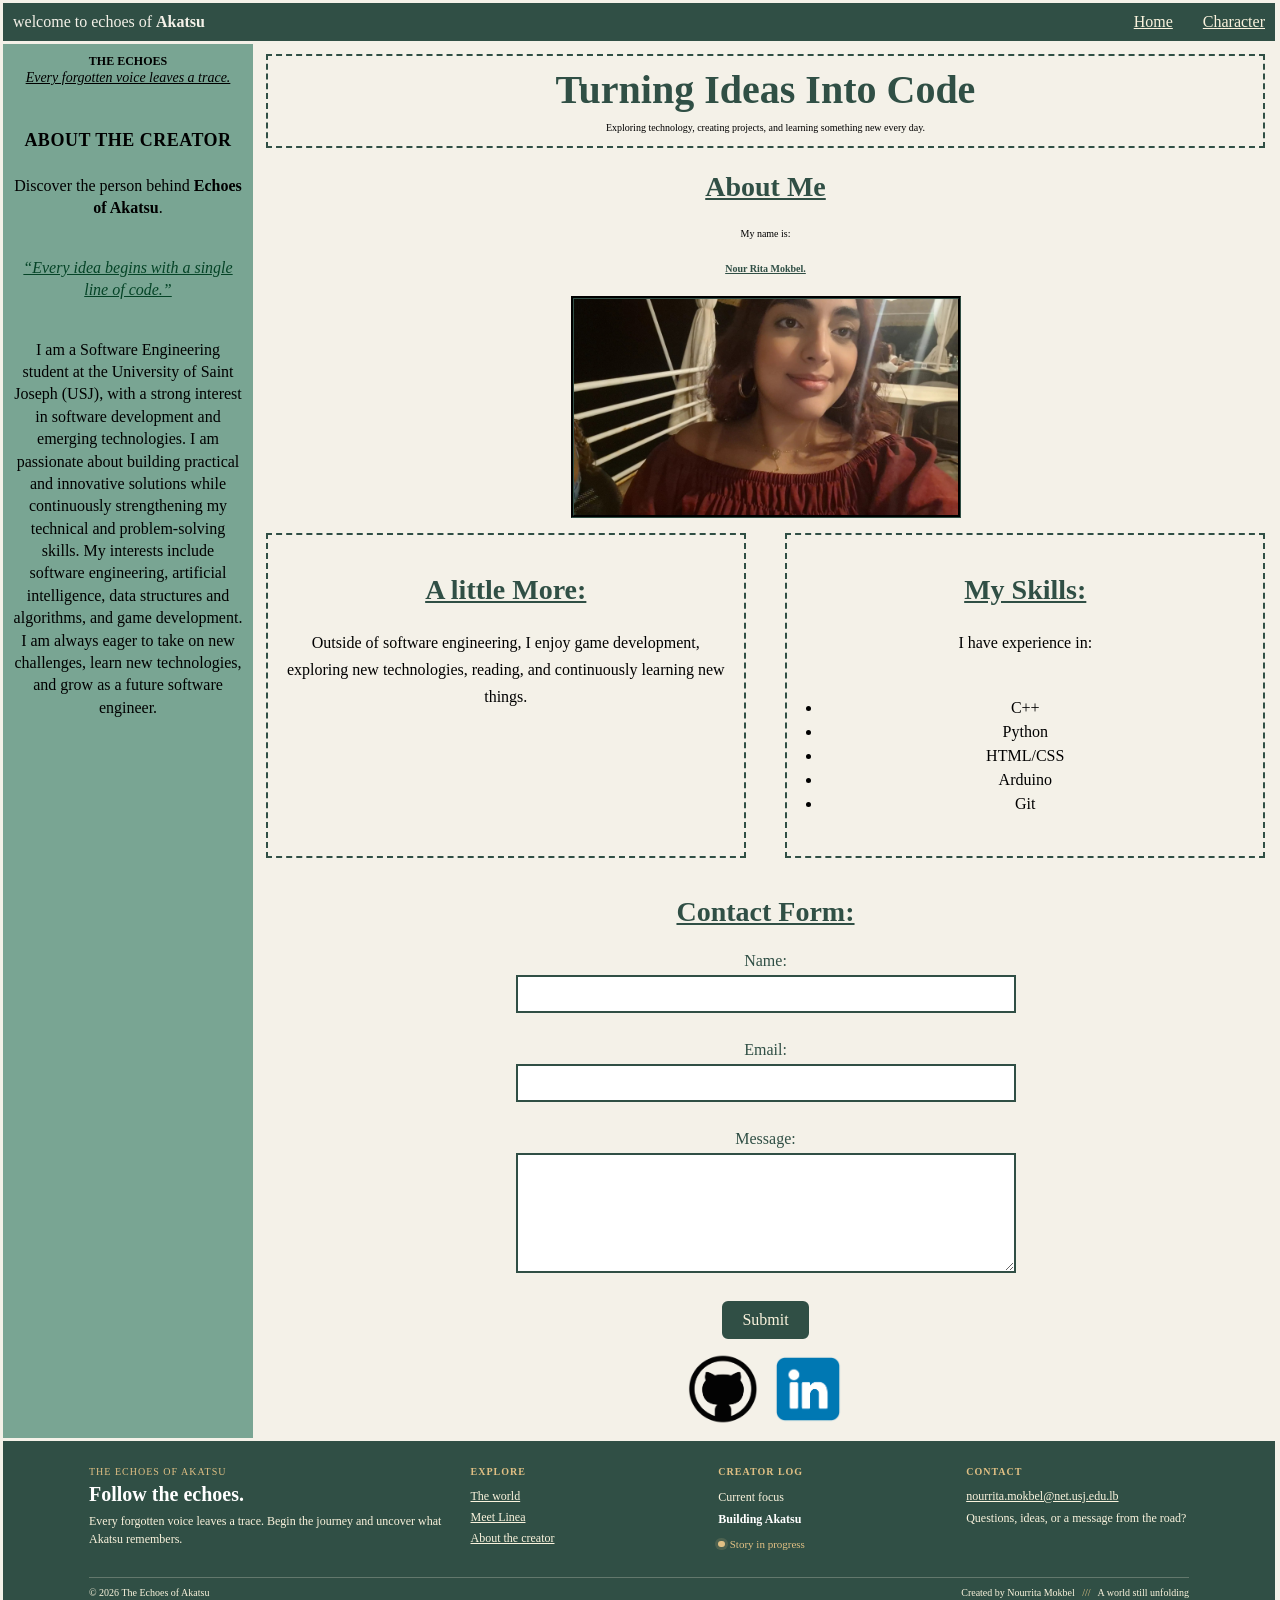
<file: About.html>
<!DOCTYPE html>
<html lang="en">
    <head>
        
        <meta charset="UTF-8">
        <meta name="viewport" content="width=device-width, initial-scale=1.0">  
        <!--  we put this meta so that the web page we create can fit on anydevice with a zoom scale of 100% -->
        <title>About Me</title> 
        <link rel="stylesheet" href="css/styles.css">
        <link rel="icon" type="image/png" href="images/logo.png">
        <!-- putting the rel with the link too add the logo that i want in the navigtor bar to like that have a logo--> 
        
    </head>

<body class="about-page">   

    <div class="grid">

        <!-- creating the header of my html file for the about me page-->
        <header class="header"> 

            <div class="navbar"> 

                <p>
                    welcome to echoes of 
                    <span>Akatsu</span>
                </p>
                <!-- putting here span so that i can change the font and style of akatsu while staying inline-->

                <div class="nav-links"> 

                    <nav> 

                        <a href="index2.html">Home</a> 

                        <a href="character.html">Character</a>

                    </nav>

                </div> 

            </div>

        </header>


        <!-- now creating the side bar  -->
        <aside id="sidebar">

            <div class="sidebar-title">

                <h2>THE ECHOES</h2>

                <p>Every forgotten voice leaves a trace.</p>

            </div>

            <h3>ABOUT THE CREATOR</h3>

            <p>
                Discover the person behind
                <strong>Echoes of Akatsu</strong>.
            </p>

            <p class="sidebar-quote">
                “Every idea begins with a single line of code.”
            </p>
              <p>
                        I am a Software Engineering student at the University 
                        of Saint Joseph (USJ), with a strong interest in software 
                        development and emerging technologies. 
                        
                        I am passionate about building practical and innovative 
                        solutions while continuously strengthening my technical 
                        and problem-solving skills.
                        
                        My interests include software engineering, artificial 
                        intelligence, data structures and algorithms, and game 
                        development. 
                        
                        I am always eager to take on new challenges, learn new 
                        technologies, and grow as a future software engineer.
                    </p>

        </aside>


        <!-- ================= MAIN ================= -->
        <main id="main_info">

            <div class="main">

                <!-- SECTION 1 -->
                <section id="hero">

                    <h1>Turning Ideas Into Code</h1> 

                    <p>
                        Exploring technology, creating projects, 
                        and learning something new every day.
                    </p>

                </section>


                <!-- SECTION 2 -->
                <section id="about_Me">

                    <h2>About Me</h2>
                    <!-- we put h1 for the big titles and h2 for the little one , not the main one -->

                    <p>My name is:</p>

                    <p class="p1">Nour Rita Mokbel.</p>


                    <div>
                        <!-- we use a div to create a container for the image so we can style it with CSS -->              

                        <img 
                            src="images/a5135946da63c1d3c54a70990f81850e_0.jpg" 
                            alt="an image of me :Nour Rita Mokbel" 
                            id="my-photo"
                        >
                        <!-- we use an id so we can style it with CSS -->

                    </div>


                  

                </section>


                <!-- SECTION 3 -->
                <section class="about-boxes">

                    <div class="box">
                        <!-- if we put class container in the h2 and the class box in the p it won't work we have to put div so that the display that will appear is lke what we want -->

                        <h2>A little More:</h2>

                        <p>
                            Outside of software engineering, I enjoy game 
                            development, exploring new technologies, reading, 
                            and continuously learning new things.
                        </p>

                    </div>


                    <div class="box">

                        <h2>My Skills:</h2>

                        <p>I have experience in:</p>

                        <!-- ul is short for unordered list, which creates a list with bullet points; li is used to create each element we want to display in the list, so each li is an item in the list -->

                        <ul>

                            <li>C++</li>

                            <li>Python</li>

                            <li>HTML/CSS</li>

                            <li>Arduino</li>

                            <li>Git</li>

                        </ul>

                    </div>

                </section>


                <!-- SECTION 4 -->
                <section class="contact">

                    <div class="Form">

                        <h2>Contact Form:</h2>

                        <!-- 1- action="..." → indicates where to send the form data. -->
                        <!-- 2- # → represents the current page, without navigating to another URL.--> 
                        <!-- 3- method="post" → indicates how to send the data. -->

                        <form action="#" method="post">

                            <label for="name">Name:</label>

                            <input 
                                type="text" 
                                id="name" 
                                name="name" 
                                required
                            >
                            <!-- we use id for CSS and JavaScript, and name for PHP and the server to retrieve the information entered by the user -->

                            <br>
                            <!-- we use br to go to the next line -->

                            <label for="email">Email:</label>

                            <input 
                                type="email" 
                                id="email" 
                                name="email"  
                                required
                            >

                            <br>

                            <label for="message">Message:</label>

                            <textarea 
                                id="message" 
                                name="message" 
                                required
                            ></textarea>
                            <!-- when do we use input or textarea? we use input for small text fields and textarea for larger input fields like a message -->

                            <br>

                            <button type="submit" id="submit">
                                Submit
                            </button>

                        </form>

                    </div>

                </section>


                <!-- ================= SOCIAL LINKS ================= -->

                <!-- we create links containing the information we want to include -->

                <div class="mylinks">

                    <div class="social-link">

                        <a 
                            href="https://github.com/NourRitaM/lab-NR" 
                            target="_blank"
                        >
                            <!-- we do this so the selected image is not only the GitHub or LinkedIn logo, but also a link that redirects to the site -->

                            <img 
                                src="images/0910dd2adeb4e5debfad67cf24d8e818.png" 
                                alt="My Github Profile" 
                                id="logo_2"
                            >

                        </a>

                    </div>


                    <div class="social-link">

                        <a 
                            href="https://www.linkedin.com/in/nour-rita-mokbel-b422b7349/" 
                            target="_blank"
                        >

                            <img 
                                src="images/eec7163a65d44b91fff464b66e1d2fce.png" 
                                alt="My LinkedIn Profile" 
                                id="logo_3"
                            >

                        </a>

                    </div>

                </div>

            </div>

        </main>


        <!-- ================= FOOTER ================= -->

        <footer class="foot">
            <div class="foot-main">
                <div class="foot-intro">
                    <p class="foot-kicker">THE ECHOES OF AKATSU</p>
                    <h2>Follow the echoes.</h2>
                    <p>Every forgotten voice leaves a trace. Begin the journey and uncover what Akatsu remembers.</p>
                </div>

                <div class="foot-column">
                    <h3>Explore</h3>
                    <a href="index2.html">The world</a>
                    <a href="character.html">Meet Linea</a>
                    <a href="About.html">About the creator</a>
                </div>

                <div class="foot-column">
                    <h3>Creator log</h3>
                    <p>Current focus</p>
                    <strong>Building Akatsu</strong>
                    <p class="foot-status"><span></span> Story in progress</p>
                </div>

                <div class="foot-column foot-contact">
                    <h3>Contact</h3>
                    <a href="mailto:nourrita.mokbel@net.usj.edu.lb">nourrita.mokbel@net.usj.edu.lb</a>
                    <p>Questions, ideas, or a message from the road?</p>
                </div>
            </div>
            <div class="foot-bottom">
                <p>© 2026 The Echoes of Akatsu</p>
                <p>Created by Nourrita Mokbel <span aria-hidden="true">///</span> A world still unfolding</p>
            </div>
        </footer>

    </div>

</body> 

</html>
</file>
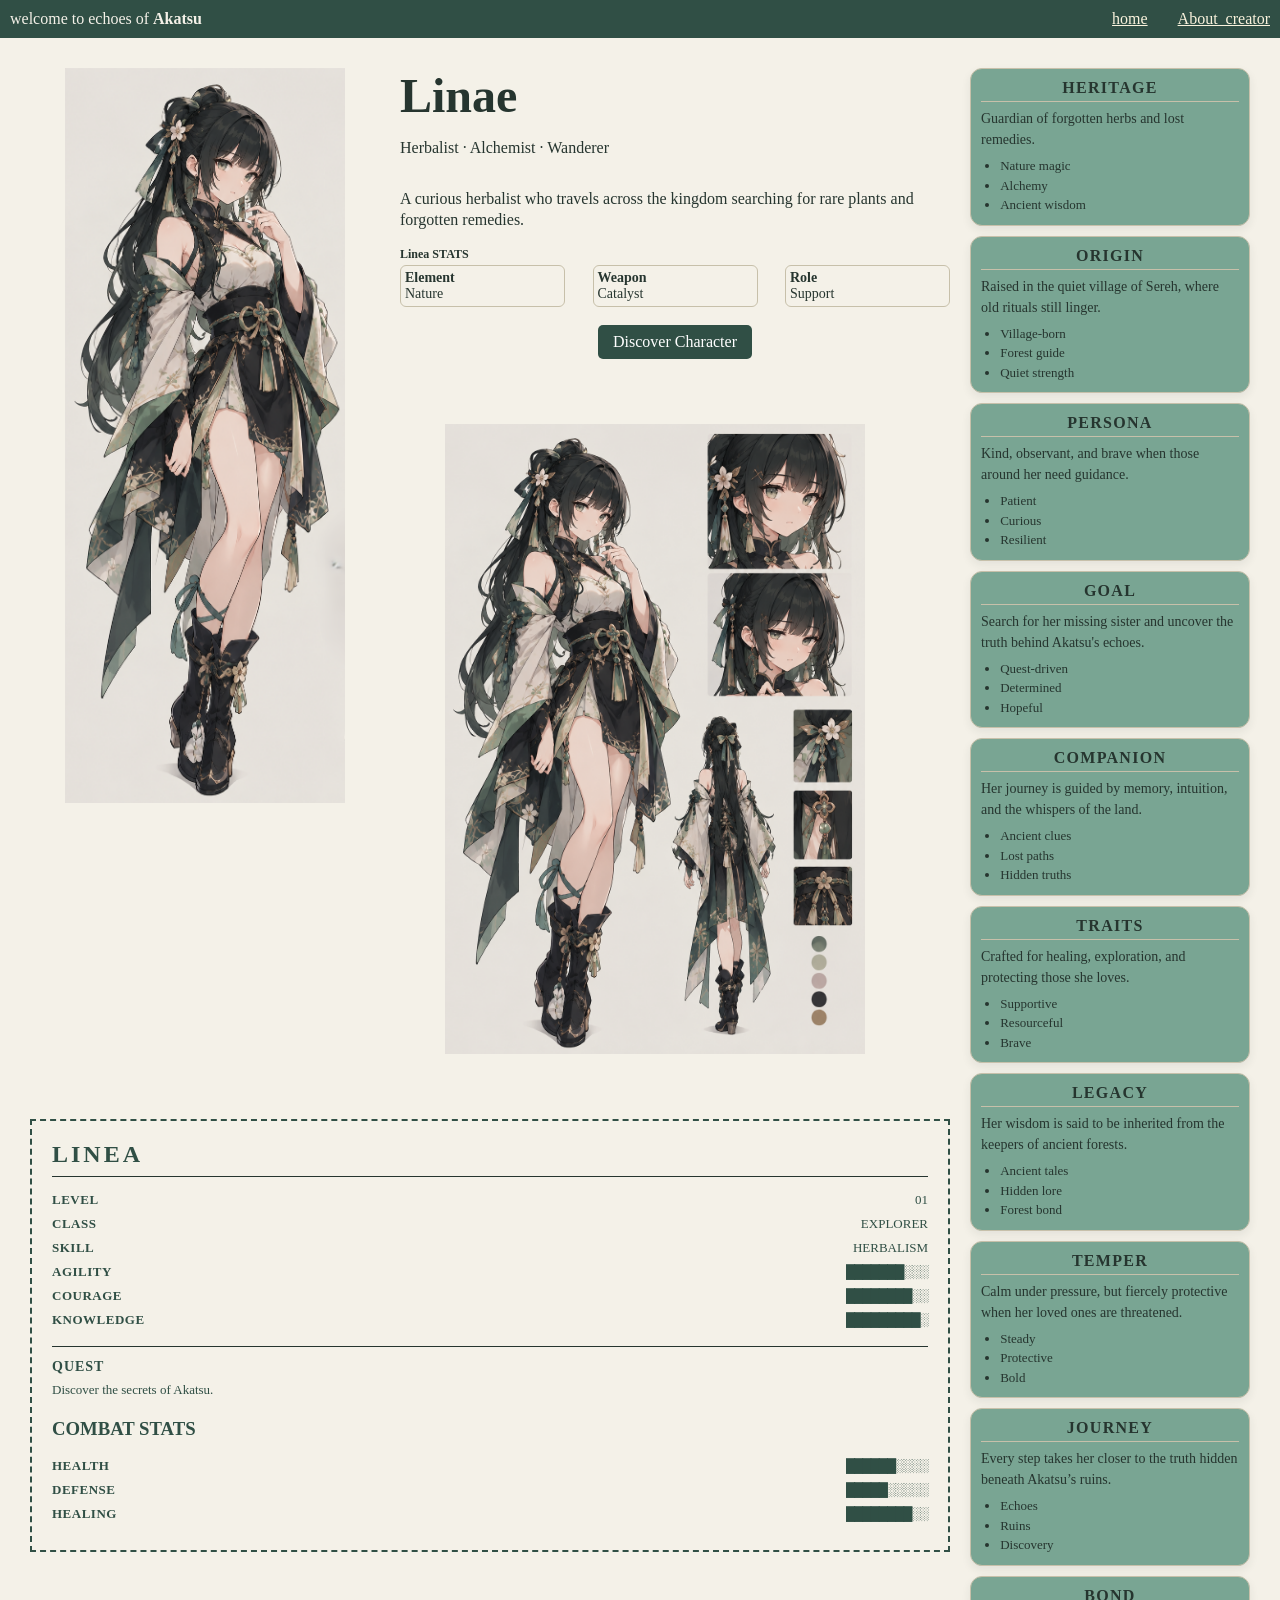
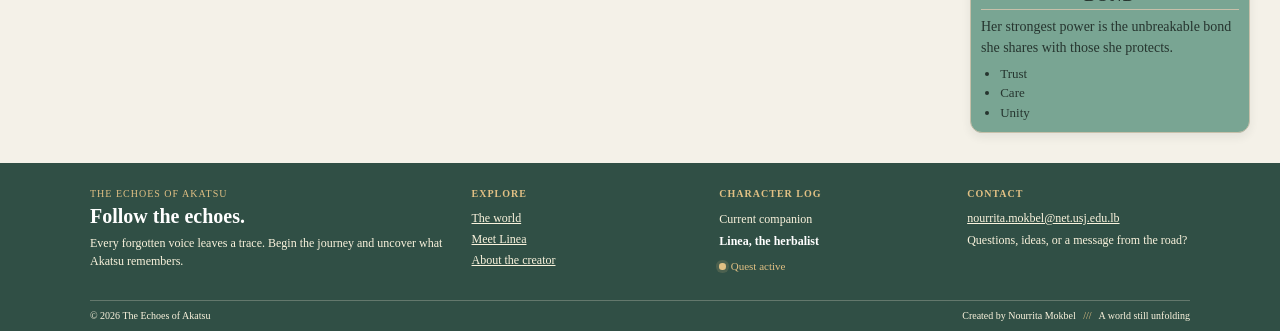
<file: character.html>
<!DOCTYPE html>
<html lang="en">
    <head>
        <meta charset="UTF-8">
        <link rel="stylesheet" href="css/styles.css">
        <meta name="viewport" content="width=device-width, initial-scale=1.0">
        <title>THE ECHOES OF AKATSU</title>
        <link rel="icon" type="image/png" href="images/logo.png">
    </head>

    <body>
        
        <header class="header">
            <div class="navbar"> 
                <p>welcome to echoes of <span>Akatsu</span></p>
                <!-- putting here span so that i can change the font and style of akatsu while staying inline-->
                
                <div class="nav-links"> 
                    <nav> 
                        <a href="index2.html">home</a> 
                        <a href="About.html">About_creator</a> 
                    </nav>
                </div> 
            </div>
        </header>
       
        <section class="character">
            <div class="character-main-content">
                <img src="images/character.png" alt="Fantasy herbalist character" id="character-image">
                <div class="character-info">
                    <h2 class="character-name">Linae</h2>
                    <p class="character-role">
                        Herbalist · Alchemist · Wanderer
                    </p>
                    <p class="character-description">
                        A curious herbalist who travels across the kingdom
                        searching for rare plants and forgotten remedies.
                    </p>
                    <div class="character-stats">
                        <h2>Linea STATS</h2>
                        <div class="stat">
                            <b>Element</b>
                            <span>Nature</span>
                        </div>
                        <div class="stat">
                            <b>Weapon</b>
                            <span>Catalyst</span>
                        </div>

                        <div class="stat">
                            <b>Role</b>
                            <span>Support</span>
                        </div>

                    </div>

                    <br>
                    <!-- to create a force space between the button and the stats-->

                    <a class="character-button" href="#linea-stats">
                        Discover Character
                    </a>

                </div>

                <img src="images/linea_stats.png"
                     alt="Linea character reference sheet"
                     id="linea-stats-image">

                <section class="linea-profile" id="linea-stats">

                    <h2>LINEA</h2>
                    <div class="line"></div>

                    <div class="stats">

                        <p>
                            <span>LEVEL</span> 01
                        </p>

                        <p>
                            <span>CLASS</span> EXPLORER
                        </p>

                        <p>
                            <span>SKILL</span> HERBALISM
                        </p>

                        <p>
                            <span>AGILITY</span>
                            <strong>███████░░░</strong>
                        </p>

                        <p>
                            <span>COURAGE</span>
                            <strong>████████░░</strong>
                        </p>
                        <p>
                            <span>KNOWLEDGE</span>
                            <!-- 9/10 knowledge level -->
                            <!-- <strong> contains the visual stat bar -->
                            <strong>█████████░</strong>
                            <!--
                            The characters █ and ░ are simply Unicode characters:

                            █ = filled → points/level you have
                            ░ = empty → points/level remaining
                            -->
                        </p>
                    </div>

                    <div class="quest">

                        <h3>QUEST</h3>

                        <p>
                            Discover the secrets of Akatsu.
                        </p>

                    </div>

                    <div class="secondary-stats">

                        <h3>COMBAT STATS</h3>
                        <div class="stats">
                            <p>
                                <span>HEALTH</span>
                                <strong>██████░░░░</strong>
                            </p>
                            <p>
                                <span>DEFENSE</span>
                                <strong>█████░░░░░</strong>
                            </p>
                            <p>
                                <span>HEALING</span>
                                <strong>████████░░</strong>
                            </p>
                        </div>
                    </div>

                </section>

            </div>


            <section class="character-side-panel">

                <div class="side-card">

                    <h3>Heritage</h3>
                    <p>
                        Guardian of forgotten herbs and lost remedies.
                    </p>

                    <ul>
                        <li>Nature magic</li>
                        <li>Alchemy</li>
                        <li>Ancient wisdom</li>
                    </ul>

                </div>
                <div class="side-card">

                    <h3>Origin</h3>
                    <p>
                        Raised in the quiet village of Sereh, where old rituals still linger.
                    </p>
                    <ul>
                        <li>Village-born</li>
                        <li>Forest guide</li>
                        <li>Quiet strength</li>
                    </ul>

                </div>
                <div class="side-card">
                    <h3>Persona</h3>
                    <p>
                        Kind, observant, and brave when those around her need guidance.
                    </p>

                    <ul>
                        <li>Patient</li>
                        <li>Curious</li>
                        <li>Resilient</li>
                    </ul>
                </div>
                <div class="side-card">
                    <h3>Goal</h3>
                    <p>
                        Search for her missing sister and uncover the truth behind Akatsu's echoes.
                    </p>
                    <ul>
                        <li>Quest-driven</li>
                        <li>Determined</li>
                        <li>Hopeful</li>
                    </ul>

                </div>


                <div class="side-card">

                    <h3>Companion</h3>

                    <p>
                        Her journey is guided by memory, intuition, and the whispers of the land.
                    </p>

                    <ul>
                        <li>Ancient clues</li>
                        <li>Lost paths</li>
                        <li>Hidden truths</li>
                    </ul>

                </div>


                <div class="side-card">

                    <h3>Traits</h3>

                    <p>
                        Crafted for healing, exploration, and protecting those she loves.
                    </p>
                    <ul>
                        <li>Supportive</li>
                        <li>Resourceful</li>
                        <li>Brave</li>
                    </ul>
                </div>
                <div class="side-card">
                    <h3>Legacy</h3>
                    <p>
                        Her wisdom is said to be inherited from the keepers of ancient forests.
                    </p>

                    <ul>
                        <li>Ancient tales</li>
                        <li>Hidden lore</li>
                        <li>Forest bond</li>
                    </ul>
                </div>
                <div class="side-card">
                    <h3>Temper</h3>
                    <p>
                        Calm under pressure, but fiercely protective when her loved ones are threatened.
                    </p>
                    <ul>
                        <li>Steady</li>
                        <li>Protective</li>
                        <li>Bold</li>
                    </ul>

                </div>


                <div class="side-card">

                    <h3>Journey</h3>

                    <p>
                        Every step takes her closer to the truth hidden beneath Akatsu’s ruins.
                    </p>
                    <ul>
                        <li>Echoes</li>
                        <li>Ruins</li>
                        <li>Discovery</li>
                    </ul>

                </div>
                <div class="side-card">

                    <h3>Bond</h3>

                    <p>
                        Her strongest power is the unbreakable bond she shares with those she protects.
                    </p>

                    <ul>
                        <li>Trust</li>
                        <li>Care</li>
                        <li>Unity</li>
                    </ul>

                </div>
            </section>
        </section>
        <footer class="foot">
            <div class="foot-main">
                <div class="foot-intro">
                    <p class="foot-kicker">THE ECHOES OF AKATSU</p>
                    <h2>Follow the echoes.</h2>
                    <p>Every forgotten voice leaves a trace. Begin the journey and uncover what Akatsu remembers.</p>
                </div>

                <div class="foot-column">
                    <h3>Explore</h3>
                    <a href="index2.html">The world</a>
                    <a href="character.html">Meet Linea</a>
                    <a href="About.html">About the creator</a>
                </div>

                <div class="foot-column">
                    <h3>Character log</h3>
                    <p>Current companion</p>
                    <strong>Linea, the herbalist</strong>
                    <p class="foot-status"><span></span> Quest active</p>
                </div>

                <div class="foot-column foot-contact">
                    <h3>Contact</h3>
                    <a href="mailto:nourrita.mokbel@net.usj.edu.lb">nourrita.mokbel@net.usj.edu.lb</a>
                    <p>Questions, ideas, or a message from the road?</p>
                </div>
            </div>
            <div class="foot-bottom">
                <p>© 2026 The Echoes of Akatsu</p>
                <p>Created by Nourrita Mokbel <span aria-hidden="true">///</span> A world still unfolding</p>
            </div>
        </footer>
    </body>  
</html>
</file>
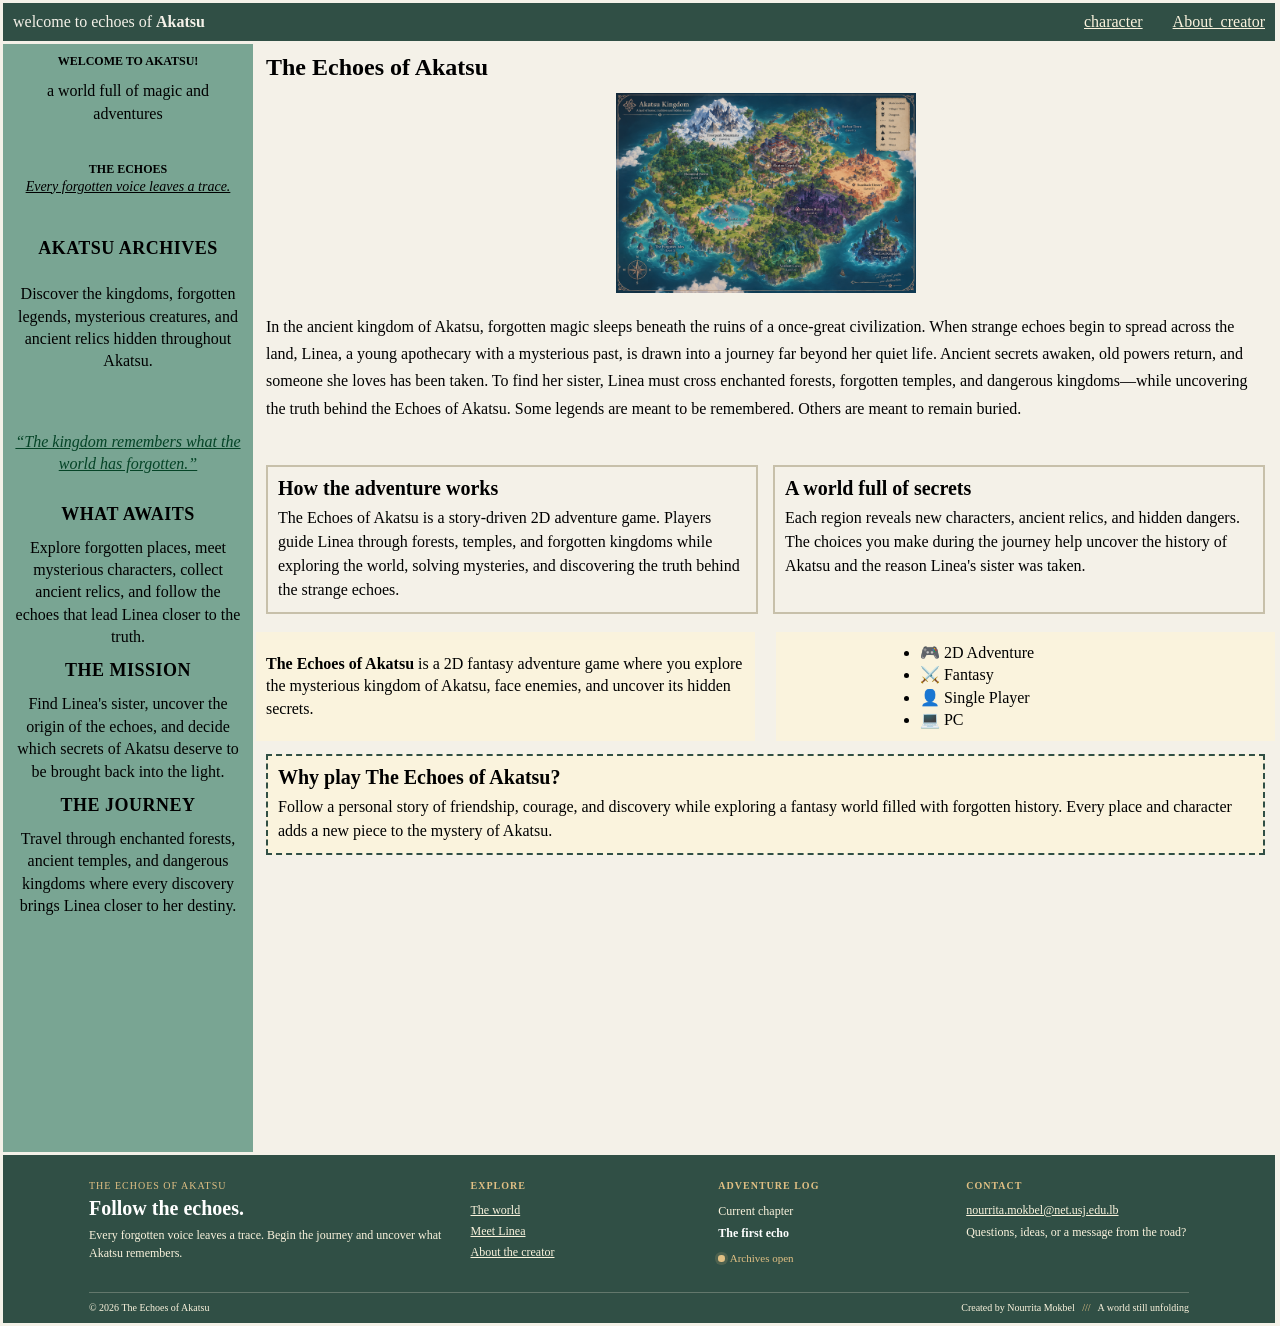
<file: index2.html>
<!DOCTYPE html>
<html lang="en">
    <head>
        <meta charset="UTF-8">
        <link rel="stylesheet" href="css/styles.css">
        <title>THE ECHOES OF AKATSU</title>
        <link rel="icon" type="image/png" href="images/logo.png">
        <meta name="viewport" content="width=device-width, initial-scale=1.0">
    </head>
    <body>
        <div class="grid">
            <header class="header">
                <div class="navbar"> 
                    <p> welcome to echoes of <span> Akatsu</span></p> <!-- putting here span so that i can change the font and style of akatsu while staying inline-->
                    <div class="nav-links"> 
                        <nav> 
                            <a href="character.html">character </a>   <!-- creating multiple html files for each link in the navbar-->
                            <a href="About.html">About_creator</a> 
                        </nav>
                    </div> 
                </div>
            </header>

            <section id="sidebar">   <!-- creation the sidebar section-->
                <h2>WELCOME TO AKATSU!</h2>
                  <p>a world full of magic and adventures</p>

                <div class="sidebar-title">
                    <h2>THE ECHOES</h2>
                    <p>Every forgotten voice leaves a trace.</p>
                </div>

                <h3>AKATSU ARCHIVES</h3>
                <p>
                    Discover the kingdoms, forgotten legends,
                    mysterious creatures, and ancient relics
                    hidden throughout Akatsu.
                </p>
                    <div class="sidebar-quote">
                        <p>
                            “The kingdom remembers what
                            the world has forgotten.”
                        </p>
    
                    </div>

                <div class="sidebar-guide">
                    <h3>WHAT AWAITS</h3>
                    <p>
                        Explore forgotten places, meet mysterious characters,
                        collect ancient relics, and follow the echoes that lead
                        Linea closer to the truth.
                    </p>
                </div>

                <div class="sidebar-guide">
                    <h3>THE MISSION</h3>
                    <p>
                        Find Linea's sister, uncover the origin of the echoes,
                        and decide which secrets of Akatsu deserve to be brought
                        back into the light.
                    </p>
                </div>

                <div class="sidebar-guide">
                    <h3>THE JOURNEY</h3>
                    <p>
                        Travel through enchanted forests, ancient temples, and
                        dangerous kingdoms where every discovery brings Linea
                        closer to her destiny.
                    </p>
                </div>         
            </section>
            
            <!-- creating the main part o my webpage with the info and the world building of the game-->
            <section id="main_info">
                <main class="main"> 
                      
                    <h1>The Echoes of Akatsu</h1>
                     <img src="images/map_fantasy.png" alt="map of the fantasy game" id="map-fantasy">
                    <p> In the ancient kingdom of Akatsu, forgotten magic sleeps beneath the ruins of a once-great civilization.
                        When strange echoes begin to spread across the land, Linea, a young apothecary with a mysterious past, is drawn into a journey far beyond her quiet life. Ancient secrets awaken, old powers return, and someone she loves has been taken.
                        To find her sister, Linea must cross enchanted forests, forgotten temples, and dangerous kingdoms—while uncovering the truth behind the Echoes of Akatsu.
                        Some legends are meant to be remembered. Others are meant to remain buried.
                    </p>
                    
              
                </main>
            </section>

    <section id="game-details" aria-label="Game details">
        <article class="game-detail-box">
            <h2>How the adventure works</h2>
            <p>
                The Echoes of Akatsu is a story-driven 2D adventure game.
                Players guide Linea through forests, temples, and forgotten
                kingdoms while exploring the world, solving mysteries, and
                discovering the truth behind the strange echoes.
            </p>
        </article>

        <article class="game-detail-box">
            <h2>A world full of secrets</h2>
            <p>
                Each region reveals new characters, ancient relics, and hidden
                dangers. The choices you make during the journey help uncover
                the history of Akatsu and the reason Linea's sister was taken.
            </p>
        </article>
    </section>

    <section id="game"> 
        <div class="game-info">
            <p>
                <b>The Echoes of Akatsu</b> is a 2D fantasy adventure
                game where you explore the mysterious kingdom of Akatsu,
                face enemies, and uncover its hidden secrets.
            </p>

        </div>
        <div class="game-info">
       
            <ul>
                <li>🎮 2D Adventure</li>
                <li>⚔️ Fantasy</li>
                <li>👤 Single Player</li>
                <li>💻 PC</li>
            </ul>
            
        </div>
    </section>

    <section id="game-note">
        <article class="game-note-box">
            <h2>Why play The Echoes of Akatsu?</h2>
            <p>
                Follow a personal story of friendship, courage, and discovery
                while exploring a fantasy world filled with forgotten history.
                Every place and character adds a new piece to the mystery of
                Akatsu.
            </p>
        </article>
    </section>

        <footer class="foot">
            <div class="foot-main">
                <div class="foot-intro">
                    <p class="foot-kicker">THE ECHOES OF AKATSU</p>
                    <h2>Follow the echoes.</h2>
                    <p>Every forgotten voice leaves a trace. Begin the journey and uncover what Akatsu remembers.</p>
                </div>

                <div class="foot-column">
                    <h3>Explore</h3>
                    <a href="index2.html">The world</a>
                    <a href="character.html">Meet Linea</a>
                    <a href="About.html">About the creator</a>
                </div>

                <div class="foot-column">
                    <h3>Adventure log</h3>
                    <p>Current chapter</p>
                    <strong>The first echo</strong>
                    <p class="foot-status"><span></span> Archives open</p>
                </div>

                <div class="foot-column foot-contact">
                    <h3>Contact</h3>
                    <a href="mailto:nourrita.mokbel@net.usj.edu.lb">nourrita.mokbel@net.usj.edu.lb</a>
                    <p>Questions, ideas, or a message from the road?</p>
                </div>
            </div>
            <div class="foot-bottom">
                <p>© 2026 The Echoes of Akatsu</p>
                <p>Created by Nourrita Mokbel <span aria-hidden="true">///</span> A world still unfolding</p>
            </div>
        </footer>
        </div>
    </body>

</html>
</file>
<file: css/styles.css>
/* creating the variable */
:root {   /* creating variable for latter use instead of writing each time the color or the font we use variable to set them */ 
    --nav-color: #304f45; /* we use the backgound of the head in 3 other html file so creating a varable is better to not loose / forget the color */     
    --hover-color: #faf3dd;    
    --body-color: #f4f1e8;   
    --text-color: #26352f;   
    --link-hover-color: #e1c084;   
    --sidebar-color: #79a593; 
    --quote-color: rgb(5, 68, 39); 
    --border-color: #c7c0aa; 
    --white-color: #ffffff; 
    --space-1: 0.1875rem; 
    --space-2: 0.25rem; 
    --space-3: 0.3125rem; 
    --space-4: 0.375rem; 
    --space-5: 0.4375rem; 
    --space-6: 0.5rem; 
    --space-7: 0.625rem; 
    --space-8: 0.75rem; 
    --space-9: 0.9375rem; 
    --space-10: 1.125rem; 
    --space-11: 1.25rem; 
    --space-12: 1.5625rem; 
    --space-13: 1.875rem; 
    --space-14: 2.5rem; 
    --space-15: 2.8125rem; 
}    
 
/* make the body the same for all the page*/
body {    
    /* == spacing scale: the spacing variables are inherited by the whole page == */ 
  
    font-family: "Georgia",serif; 
    background-color: var(--body-color); /* so that the whole background stay the same color , wo don't have change in the color background */    
    margin: 0;   
    width: 100%;   
    min-height: 100vh;  /* if we didn't put this the footer wouldn't really been at the bottom of the age*/ 
    display: flex; 
    flex-direction: column; 
    overflow-x: hidden;    /*for more safety because in the assingnement it's probidden to do horizontale scrollin  so to be more careful of this point */   
}    
    
 
.header {    
    grid-area: header;   
    background-color: var(--nav-color);    
    color: var(--body-color);    
    padding: var(--space-6);    
    min-width: 0;  /* It prevents long text or images to be wider than the the grid created in the screen */   
    box-sizing: border-box;  
}    

 
/* creating the nav bar of the webpage */      
.navbar {    
    display: flex;    
    flex-direction: row;    
    gap: var(--space-3);    
    justify-content: space-between;   
    align-items: center;   
    min-width: 0;   
    width: 100%;   
}    
    
.navbar p {  
    margin: 0;  
    min-width: 0;  
    overflow-wrap: break-word;  
    font-size: 0.75rem;  
}  
  
.navbar span {    
    font-family: "Georgia", serif;    
    font-weight: 800; /* to make the word Akatsu bold */    
    font-size: 0.8125rem;   
}    
    
.nav-links {  
    min-width: 0;  
}  
  
.nav-links nav {    
    display: flex;    
    flex-direction: row;    
    gap: var(--space-4);  /* to put a space between character and about the creator */    
    justify-content: center;    
    align-items: center;   
    flex-wrap: wrap;   
}    
 
/* add this part so if i put the curser on the link it change the color and if i've already visited the link it doesn't change to a default color */   
.navbar a,.navbar a:visited {    
    color: var(--hover-color);    
    font-size: 0.875rem;   
    transition: color 180ms ease;   /* to make the transition before clicking on the link/ when the curser is on the link smoother */ 
    overflow-wrap: break-word;   
}   
   
.navbar .nav-links a:hover {   
    color: var(--link-hover-color);   
}    
    
    
/* creating the sidebar with the map and intro to the game */    
    
#sidebar {    
    display: flex;    
    flex-direction: column;    
    gap: var(--space-3);    
    padding: var(--space-5);    
    grid-area: sidebar;    
    background-color: var(--sidebar-color);    
    min-width: 0;   
    width: 100%;   
    box-sizing: border-box;   
}    
   
#sidebar > p {   
    font-family: "Georgia", serif;   
    font-size: 0.875rem;   
    line-height: 1.4;   
    text-align: center;   
    margin: 0 0 var(--space-8);   
    overflow-wrap: break-word;   
}   
   
#sidebar h2 {    
    font-family: "Georgia", serif;    
    font-size: 0.625rem;    
    line-height: 1.2;    
    overflow-wrap: break-word;   
    text-align: center;   
    margin: 0;   
}    
    
.sidebar-title {      
    text-align: center;   
    margin-bottom: var(--space-8);   
}   
   
.sidebar-title h2 {   
    margin: 0 0 var(--space-2);   
    font-size: 0.8125rem;   
}   
   
.sidebar-title p {   
    margin: 0;   
    font-size: 0.75rem;   
    font-style: italic;   
    line-height: 1.4;   
    text-decoration-line: underline;   
    overflow-wrap: break-word;   
}   
   
#sidebar h3 {   
    margin: 0 0 var(--space-3);   
    font-size: 0.6875rem;   
    letter-spacing: 0.5px;   
    text-transform: uppercase;   
    text-align: center;   
    overflow-wrap: break-word;   
}   
   
.sidebar-quote {   
    color: var(--quote-color);   
    font-style: italic;   
    text-align: center;   
    line-height: 1.4;   
    text-decoration-line: underline;   
    margin-top: var(--space-3);   
    overflow-wrap: break-word;   
}   
 
.sidebar-guide p { 
    margin: 0; 
    font-size: 0.875rem; 
    line-height: 1.4; 
    text-align: center; 
    overflow-wrap: break-word; 
} 
   
/* creating the main design of the webpage of index2 */    
   
#main_info {   
    grid-area: main;   
    min-width: 0;   
    width: 100%;   
    box-sizing: border-box;   
}   
   
.main {   
    background: var(--body-color);   
    padding: var(--space-6);   
    min-width: 0;   
    width: 100%;   
    box-sizing: border-box;   
}   
   
.main h1 {   
    margin-top: 0;   
    margin-bottom: var(--space-6);   
    font-size: 1.125rem;   
    overflow-wrap: break-word;   
}   
   
.main p {   
    line-height: 1.5;   
    font-size: 1rem;   
    margin: 0 0 var(--space-7);   /* left 0, right 0 and top,bottom the size desire */ 
    overflow-wrap: break-word;   
}   
   
/* for the image of the index2.html page */
#map-fantasy {    
    width: 70%;    
    max-width: 300px;  /* so that the map stay the same size no matter what */    
    height: auto;    
    display: block;    
    margin: 0 auto var(--space-7);  
}    
/* for the boxes element in index2 */ 
#game {   
    display: flex;   
    flex-direction: row;   
    grid-area: game-info;   
    align-self: start; 
    margin-top: var(--space-3); 
    min-width: 0;   
    width: 100%;   
    justify-content: space-between;  
}   
 
#game-details { 
    display: grid; 
    grid-template-columns: 1fr; 
    gap: var(--space-6); 
    grid-area: game-details; 
    min-width: 0; 
    width: 100%; 
    padding: var(--space-6); 
    box-sizing: border-box; 
} 
 
.game-detail-box { 
    min-width: 0; 
    padding: var(--space-6); 
    background-color: var(--body-color); 
    border: 2px solid var(--border-color); 
    box-sizing: border-box; 
} 
 
.game-detail-box h2 { 
    margin: 0 0 var(--space-4); 
    font-size: 1rem; 
    overflow-wrap: break-word; 
} 
 
.game-detail-box p { 
    margin: 0; 
    font-size: 0.875rem; 
    line-height: 1.5; 
    overflow-wrap: break-word; 
} 
   
.game-info {   
    display: flex;   
    justify-content: center;   
    align-items: center;   
    flex-direction: column;   
    gap: var(--space-3);   
    width: 49%;  /* because the background of the web page won't be the full size so we ajust this so that it take the whole space no matter what type of device we use */   
    /* 0i created 2 box with the same backgound and type so it merge together and we can't telle them apart but if i put the border around them it will show the 2 box seperately */   
    box-sizing: border-box;   
    padding: var(--space-5);   
    background-color: var(--hover-color);   
    min-width: 0;   
}   
   
.game-info p {   
    margin: 0;   
    line-height: 1.4;   
    font-size: 0.875rem;  
    overflow-wrap: break-word;   
}   
   
.game-info ul {   
    margin: 0;   
    padding-left: 0.9rem;   
    line-height: 1.4;   
    width: 100%;   
    box-sizing: border-box;  
    font-size: 0.875rem;  
}   
 
#game-note { 
    grid-area: game-note; 
    align-self: start; 
    min-width: 0; 
    width: 100%; 
    padding: var(--space-6); 
    box-sizing: border-box; 
} 
 
.game-note-box { 
    width: 100%; 
    padding: var(--space-6); 
    background-color: var(--hover-color); 
    border: 2px dashed var(--nav-color); 
    box-sizing: border-box; 
} 
 
.game-note-box h2 { 
    margin: 0 0 var(--space-4); 
    font-size: 1rem; 
    overflow-wrap: break-word; 
} 
 
.game-note-box p { 
    margin: 0; 
    font-size: 0.875rem; 
    line-height: 1.5; 
    overflow-wrap: break-word; 
} 
  
/* design for thee footer to be a true game webpage footer */
.foot {
    grid-area: foot;
    background-color: var(--nav-color);
    color: var(--hover-color);
    padding: var(--space-12) var(--space-7) var(--space-6);
    min-width: 0;
}

.foot-main {
    display: grid;
    grid-template-columns: 1fr;
    gap: var(--space-12);
    max-width: 1100px;
    margin: 0 auto;
}

.foot-intro,
.foot-column {
    min-width: 0;
}

.foot-kicker,
.foot-column h3 {
    margin: 0 0 var(--space-4);
    color: var(--link-hover-color);
    font-size: 0.625rem;
    letter-spacing: 1px;
    text-transform: uppercase;
}

.foot-intro h2 {
    margin: 0 0 var(--space-4);
    color: var(--white-color);
    font-size: 1.25rem;
    overflow-wrap: break-word;
}

.foot-intro > p:last-child,
.foot-column p {
    margin: 0;
    color: var(--hover-color);
    font-size: 0.75rem;
    line-height: 1.5;
    overflow-wrap: break-word;
}

.foot-column {
    display: flex;
    flex-direction: column;
    align-items: flex-start;
    gap: var(--space-3);
}

.foot-column a {
    color: var(--hover-color);
    font-size: 0.75rem;
    line-height: 1.35;
    overflow-wrap: anywhere;
    transition: color 180ms ease;
}

.foot-column a:hover {
    color: var(--link-hover-color);
}

.foot-column strong {
    color: var(--white-color);
    font-size: 0.75rem;
    line-height: 1.35;
    overflow-wrap: break-word;
}

.foot-status {
    display: flex;
    align-items: center;
    gap: var(--space-3);
    margin-top: var(--space-2) !important;
    color: var(--link-hover-color) !important;
    font-size: 0.6875rem !important;
}

.foot-status span {
    width: 0.4rem;
    height: 0.4rem;
    border-radius: 50%;
    background-color: var(--link-hover-color);
    box-shadow: 0 0 0 3px rgba(225, 192, 132, 0.16);
}

.foot-bottom {
    display: flex;
    flex-direction: column;
    justify-content: space-between;
    gap: var(--space-6);
    max-width: 1100px;
    margin: var(--space-12) auto 0;
    padding-top: var(--space-6);
    border-top: 1px solid rgba(250, 243, 221, 0.25);
}

.foot-bottom p {
    margin: 0;
    color: var(--hover-color);
    font-size: 0.625rem;
    line-height: 1.4;
    overflow-wrap: break-word;
}

.foot-bottom span {
    margin: 0 var(--space-3);
    color: var(--link-hover-color);
}
    
/* since we decide to do the webpage mobile first so in order to fit everything on a smaller screen we put grid and use template-area to make everything look better as a grid of 1 column and multilple row for a mobile or 2 column and multiple row for a larger screen */ 
.grid { 
    display: grid; 
    grid-template-columns: 100%; 
    grid-template-rows: auto auto auto auto auto 1fr auto; 
    grid-template-areas: 
        "header" 
        "sidebar" 
        "main" 
        "game-details" 
        "game-info" 
        "game-note" 
        "foot"; 
    gap: var(--space-1); 
    padding: var(--space-1); 
    width: 100%; 
    flex: 1; /* can grow to fill available space. flex grow =1 , flex shrink =1 flex basis 0% */ 
    min-width: 0; 
    box-sizing: border-box; 
}  
 
body > .grid { 
    min-height: 100vh; 
} 
 
.about-page .grid { 
    grid-template-rows: auto auto 1fr auto; 
    grid-template-areas: 
        "header" 
        "sidebar" 
        "main" 
        "foot"; 
} 
   
/* ================= CHARACTER PAGE ================= */   
   
/* Main character section: on mobile, the content is displayed in one column */ 
.character { 
    display: grid; 
    grid-template-columns: 1fr; 
    grid-template-areas: 
        "main"
        "side"; 
    gap: var(--space-7); 
    padding: var(--space-6); 
    background-color: var(--body-color); 
    color: var(--text-color); 
    min-width: 0; 
    width: 100%; 
    box-sizing: border-box; 
    flex: 1; 
}  

/* This contains the main character information and keeps the image, information, stats and profile organized with Grid */
.character-main-content {
    grid-area: main;
    display: grid;
    grid-template-columns: 1fr;
    grid-template-areas:
        "character-info"
        "main-image"
        "linea-stats"
        "linea-profile";
    gap: var(--space-7);
    min-width: 0;
}
 
/* Left image — Character */    
    
.character-main {    
    display: flex;    
    flex-direction: column;    
    justify-content: center;    
    align-items: center;    
    min-width: 0;   
}    
    
#character-image {    
    width: 80%;    
    max-width: 350px;    
    height: auto;   
    display: block;   
    margin: 0 auto;   
    grid-area: main-image;   
}   
   
#linea-stats-image {   
    display: block;   
    width: 80%;   
    max-width: 420px;   
    height: auto;   
    margin: var(--space-3) auto;   
    justify-self: center;   
    grid-area: linea-stats;   
}   
   
/* Old sidebar styling kept for the original character layout */ 
.character-sidebar {    
    display: flex;    
    flex-direction: column;    
    justify-content: center;    
    gap: var(--space-7);    
    padding: var(--space-7);    
    min-width: 0;   
}    
   
/* Character text information: name, description, stats and button */ 
.character-info {   
    display: flex;   
    flex-direction: column;   
    align-items: flex-start;   
    justify-content: center;  
    min-width: 0;   
    width: 100%;   
    grid-area: character-info;   
}   
    
/* design for the name and the role of the character beside the image */    
    
.character-name {    
    font-size: 1.125rem;    
    margin: 0;    
    overflow-wrap: break-word;   
}    
    
.character-role {    
    font-size: 0.5625rem;    
    overflow-wrap: break-word;   
}    
    
/* Description of the character how do in want the description to look like*/    
    
.character-description {    
    font-size: 0.875rem;    
    line-height: 1.3;    
    overflow-wrap: break-word;   
}    
    
/* box for the styling of the statistique of my character*/    
    
.character-stats {    
    display: flex;    
    flex-direction: column;    
    gap: var(--space-1);    
    width: 100%;   
    grid-area: character-stats;   
}    
    
.character-stats h2 {  
    font-size: 0.75rem;  
    margin: 0 0 var(--space-1);  
}  
  
.stat {    
    display: flex;    
    flex-direction: column;    
    padding: var(--space-2);    
    border: 1px solid var(--border-color);    
    border-radius: 6px;    
    font-size: 0.5rem;    
    min-width: 0;   
    width: 100%;   
    box-sizing: border-box;  
}   
   
.linea-profile {   
    grid-column: 1 / -1;  /* Because .character has two columns the -1 let the width take the 2 column and take in this case the full width of the screen not half*/   
    width: 100%;   
    max-width: 100%;   
    padding: var(--space-6);   
    box-sizing: border-box; /* the total width stays exactly 100%, including padding and border without border box we could have a horizontal ooverflow*/   
    background-color: var(--body-color);   
    border: 2px dashed var(--nav-color);   
    color: var(--nav-color);   
    font-family: "Georgia", serif;   
    min-width: 0;   
    grid-area: linea-profile;   
}   
/* for the styling of the statistique of linea / my character */
   
.linea-profile h2 {   
    margin: 0;   
    font-size: 0.8125rem;   
    letter-spacing: 1px;   
    overflow-wrap: break-word;   
}   
   
.line {   
    width: 100%;   
    height: 1px;   
    margin: var(--space-3) 0 var(--space-5);   
    background-color: var(--text-color);   
}   
   
.stats p {   
    display: flex;   
    justify-content: space-between;   
    align-items: center;   
    gap: var(--space-2);   
    margin: var(--space-2) 0;   
    font-size: 0.5625rem;   
    min-width: 0;   
}   
   
.stats span {    /* span is used for inline styling*/ 
    font-weight: bold;   
    letter-spacing: 0.5px;  
    min-width: 0;  
}   
   
.stats strong {     
    font-weight: normal;   
    letter-spacing: -1px;   
    font-size: 0.4375rem;  
    white-space: nowrap;   
    min-width: 0; 
}   
   
.quest {   
    margin-top: var(--space-6);   
    padding-top: var(--space-4);   
    border-top: 1px solid var(--text-color);   
}   
   
.quest h3 {   
    margin: 0 0 var(--space-1);   
    font-size: 0.6875rem;   
    letter-spacing: 1px;   
}   
   
.quest p {   
    margin: 0;   
    font-size: 0.8125rem;   
    line-height: 1.4;   
    overflow-wrap: break-word;   
}    
   
/* Button */    
    
.character-button {    
    display: block;   
    align-self: center; 
    padding: var(--space-4) var(--space-8);    
    border: none;    
    border-radius: 0.3125rem;    
    background-color: var(--nav-color);    
    color: var(--white-color);    
    font-size: 0.625rem;    
    font-family: "Georgia", serif;   
    text-decoration: none;
    cursor: pointer;   
}


/* Character side cards: this panel is placed on the right side on desktop and below the main content on mobile */
.character-side-panel {
    grid-area: side;
    display: flex;
    flex-direction: column;
    gap: var(--space-6);
    min-width: 0;
    width: 100%;
}

/* Each card contains additional info about the character , styling those card to look more aesthetic*/
.side-card {
    background-color: var(--sidebar-color);
    padding: var(--space-6);
    border: 1px solid var(--border-color);
    border-radius: 0.75rem;
    box-sizing: border-box;
    min-width: 0;
    box-shadow: 0 4px 10px rgba(38, 53, 47, 0.08);
    transition: transform 0.2s ease, box-shadow 0.2s ease;
}

/* create small movement when the curser is on top of the boxes to look more interactive*/
.side-card:hover {
    transform: translateY(-2px);
    box-shadow: 0 6px 14px rgba(38, 53, 47, 0.12);
}

/* Styling the title of each character information card */
.side-card h3 {
    margin: 0 0 var(--space-3);
    padding-bottom: var(--space-2);
    font-size: 0.95rem;
    text-align: center;
    text-transform: uppercase;
    letter-spacing: 0.08em;
    color: var(--text-color);
    border-bottom: 1px solid var(--border-color);
    overflow-wrap: break-word;
}

/* Keep the paragraph readable and preventing long text from overflowing */
.side-card p {
    margin: 0 0 var(--space-4);
    font-size: 0.875rem;
    line-height: 1.5;
    overflow-wrap: break-word;
}

/* The list gives extra details about the character  */
.side-card ul {
    margin: 0;
    padding-left: 1.2rem;
    font-size: 0.8125rem;
    line-height: 1.5;
}
/* ================= ABOUT ME PAGE ================= */   
   
/* styling the hero section */   
   
#hero {   
    border: 2px dashed var(--nav-color);   
    padding: var(--space-7);   
    margin-bottom: var(--space-9);   
    box-sizing: border-box;   
    text-align: center;   
    min-width: 0;   
}   
   
#hero h1 {   
    color: var(--nav-color);   
    font-family: "Georgia", serif;   
    font-size: 1.25rem;   
    margin: 0 0 var(--space-4);   
    overflow-wrap: break-word;   
}   
   
#hero p {   
    margin: 0;   
    font-size: 0.625rem;  
    overflow-wrap: break-word;   
}   
   
/* styling the About Me section */   
   
#about_Me {   
    text-align: center;   
    min-width: 0;   
}   
   
#about_Me h2, .about-boxes h2, .contact h2 {   
    font-family: "Georgia", serif;   
    color: var(--nav-color);   
    text-decoration: underline;   
    font-size: 1rem;   
    overflow-wrap: break-word;   
}   
   
#about_Me p {   
    line-height: 1.5;   
    font-size: 0.625rem;  
    overflow-wrap: break-word;   
}   
   
/* styling my name */   
   
#about_Me .p1 {   
    font-family: "Georgia", serif;   
    font-weight: 800;   
    text-decoration: underline;   
    color: var(--nav-color);   
}   
   
/* styling my photo */   
   
#my-photo {   
    width: 70%;   
    max-width: 390px;   
    height: auto;   
    border: 3px groove var(--nav-color);   
    display: block;   
    margin: var(--space-7) auto;   
    box-sizing: border-box;   
}   
   
/* creating the two info boxes */   
   
.about-boxes {   
    display: grid;   
    grid-template-columns: 100%;   
    gap: var(--space-7);   
    margin-top: var(--space-9);   
    min-width: 0;   
}   
   
/* styling each box */   
   
.box {   
    min-width: 0;   
    max-width: 100%;   
    width: 100%;   
    padding: var(--space-6);   
    border: 2px dashed var(--nav-color);   
    box-sizing: border-box;   
    text-align: center;   
}   
   
.box p {   
    line-height: 1.5;   
    font-size: 1rem;  
    overflow-wrap: break-word;   
}   
   
.box ul {   
    width: 100%;   
    max-width: 100%;   
    margin: var(--space-3) auto;   
    padding: 1.25rem;   
    text-align: center;  /* to put the element in the box in the center !!! doesn't align the box but the element inside the box */    
    line-height: 1.5;   
    font-size: 1rem;  
    box-sizing: border-box;  
}   
   
/* creating the contact section */   
   
.contact {   
    display: flex;   
    justify-content: center;   
    width: 100%;   
    margin-top: var(--space-9);   
    min-width: 0;   
}   
   
.Form {   
    width: 100%;   
    max-width: 600px;   
    text-align: center;   
    min-width: 0;   
}   
   
.Form form {   
    display: flex;   
    flex-direction: column;   
    align-items: center;   
    gap: var(--space-3);   
}   
   
.Form label {   
    font-family: "Georgia", serif;   
    color: var(--nav-color);   
    font-size: 0.625rem;  
}   
   
#name, #email,#message {   
    width: 100%;   
    max-width: 500px;   
    box-sizing: border-box;   
    padding: var(--space-4);   
    font-family: "Arial", sans-serif;   
    font-size: 0.75rem;   
    border: 2px solid var(--nav-color);   
    background-color: var(--white-color);   
}   
   
#message {   /* since we want to write a message so it will logicaly be bigger than an email or a name so we add those to commad to make the message box bigger , better for the aesthetic */   
    min-height: 80px;   
    resize: vertical;   
}   
   
#submit {   
    border: 2px solid var(--nav-color);   
    border-radius: 6px;   
    padding: var(--space-4) var(--space-8);   
    font-size: 0.75rem;   
    font-family: "Georgia", serif;   
    background-color: var(--nav-color);   
    color: var(--hover-color);   
    cursor: pointer;   
}   
   
#submit:hover {   
    background-color: var(--sidebar-color);   
}   
   
/* styling the social links */   
   
.mylinks {   
    display: flex;   
    justify-content: center;   
    gap: var(--space-9);   
    margin-top: var(--space-9);   
    flex-wrap: wrap;   
}   
   
.social-link {   
    display: flex;   
    justify-content: center;   
    align-items: center;   
}   
   
#logo_1,#logo_2,#logo_3 {   
    width: 45px;   
    height: 45px;   
    object-fit: contain;   
}   
   
.foot {   
    grid-area: foot;   
}   
   
/* == MEDIA QUERY : DESKTOP / LARGE SCREENS == */   
   
@media (min-width: 768px) {  /* because we decide to do mobile first so we have now to ajust for the desktop/ laptop */    
    .foot-main {
        grid-template-columns: minmax(0, 1.6fr) repeat(3, minmax(0, 1fr));
    }

    .foot-bottom {
        flex-direction: row;
        align-items: center;
    }
    
    .header {  
        padding: var(--space-7);  
    }  
  
    .navbar {    
        flex-direction: row;    
        gap: var(--space-14);    
        align-items: center;   
    }    
    
    .navbar p {  
        font-size: 1rem;  
    }  
  
    .navbar span {   
        font-size: 1rem;   
    }   
   
    .nav-links nav {    
        flex-direction: row;    
        gap: var(--space-13);    
    }    
    
    .navbar a,   
    .navbar a:hover,   
    .navbar a:visited {   
        font-size: 1rem;   
    }   
   
    /* On larger screens, the main page uses two columns: the sidebar stays on the left and the content stays on the right */ 
    .grid {    
        grid-template-columns: 250px calc(100% - 255px);      
        grid-template-rows: auto 1fr auto auto 1fr auto; 
        grid-template-areas:    
            "header header"    
            "sidebar main"   
            "sidebar game-details" 
            "sidebar game-info"   
            "sidebar game-note" 
            "foot foot";    
    }    
 
    .about-page .grid { 
        grid-template-rows: auto 1fr auto; 
        grid-template-areas: 
            "header header" 
            "sidebar main" 
            "foot foot"; 
    } 
   
    #sidebar {    
        gap: var(--space-8);   
        padding: var(--space-7);    
        justify-content: flex-start; 
    }  
  
    #sidebar > p {   
        font-size: 1rem;   
        margin: 0 0 var(--space-12);   
    }   
  
    #sidebar h2 {    
        font-size: 0.75rem;    
    }    
  
    .sidebar-title {      
        margin-bottom: var(--space-13);   
    }   
   
    .sidebar-title h2 {   
        margin: 0 0 var(--space-6);   
        font-size: 1.25rem;   
    }   
   
    .sidebar-title p {   
        font-size: 0.875rem;   
    }   
 
    .sidebar-guide p { 
        font-size: 1rem; 
    } 
   
    #sidebar h3 {   
        margin: 0 0 var(--space-8);   
        font-size: 1.125rem;   
    }   
   
    .main {   
        padding: var(--space-7);   
    }   
   
    .main h1 {   
        margin-bottom: var(--space-8);   
        font-size: 1.5rem;   
    }   
   
    .main p {   
        line-height: 1.7;   
        font-size: 1rem;   
        margin: 0 0 var(--space-11);   
    }   
   
    #map-fantasy {    
        width: 100%;    
        max-width: 300px;    
        margin: 0 auto var(--space-11);   
    }   
  
    #game {   
        flex-direction: row;   
    }   
 
    #game-details { 
        grid-template-columns: 1fr 1fr; 
        gap: var(--space-9); 
        padding: var(--space-7); 
    } 
 
    .game-detail-box { 
        padding: var(--space-7); 
    } 
 
    .game-detail-box h2 { 
        font-size: 1.25rem; 
    } 
 
    .game-detail-box p { 
        font-size: 1rem; 
    } 
 
    #game-note { 
        padding: var(--space-7); 
    } 
 
    .game-note-box { 
        padding: var(--space-7); 
    } 
 
    .game-note-box h2 { 
        font-size: 1.25rem; 
    } 
 
    .game-note-box p { 
        font-size: 1rem; 
    } 
   
    .game-info {   
        flex-direction: row;   
        gap: var(--space-11);   
        width: 49%;   
        padding: var(--space-7);  
    }   
   
    .game-info p {  
        font-size: 1rem;  
    }  
  
    .game-info ul {   
        width: 50%;   
        font-size: 1rem;  
    }   
   
    /* Character page desktop layout: the main character content takes most of the space while the information cards form a right sidebar */ 
    .character {    
        grid-template-columns: minmax(0, 1fr) 280px;
        grid-template-areas:
            "main side";
        gap: var(--space-11);    
        align-items: start;   
        padding: var(--space-13);    
    }    

    /* On desktop, the character image is placed on the left and the character information on the right */ 
    .character-main-content {
        grid-area: main;
        display: grid;
        grid-template-columns: 350px minmax(0, 1fr);
        grid-template-areas:
            "main-image character-info"
            "main-image linea-stats"
            "linea-profile linea-profile";
        gap: var(--space-11);
        min-width: 0;
    }

    /* The side panel stays in its own column and stacks all the cards vertically */ 
    .character-side-panel {
        grid-area: side;
        display: flex;
        flex-direction: column;
        gap: var(--space-7);
        min-width: 0;
        width: 100%;
    }

    /*  more spacing to make the information easier to read */ 
    .side-card {
        padding: var(--space-7);
        background-color: var(--sidebar-color);
        border: 1px solid var(--border-color);
        box-sizing: border-box;
    }

    /* The card headings are centered to keep the sidebar visually organized */ 
    .side-card h3 {
        margin: 0 0 var(--space-4);
        font-size: 1rem;
        text-align: center;
    }

    .side-card p {
        margin: 0 0 var(--space-4);
        font-size: 0.875rem;
        line-height: 1.5;
    }

    .side-card ul {
        margin: 0;
        padding-left: 1.2rem;
        font-size: 0.8125rem;
        line-height: 1.5;
    }
   
    #character-image {   
        grid-area: main-image;   
        justify-self: center;   
    }   
   
    #linea-stats-image {   
        grid-area: linea-stats;   
        justify-self: start;   
        margin: var(--space-15);    
        width: 80%;   
        max-width: 420px;   
    }   
   
    .character-info {   
        grid-area: character-info;   
        min-width: 0;   
    }   
   
    .linea-profile {   
        grid-area: linea-profile;   
    }   
    
    /* Increasing the character name size on larger screens makes it more visible */ 
    .character-name {    
        font-size: 3rem;   
    }    
    
    .character-role {    
        font-size: 1rem;    
    }    
    
    .character-description {    
        font-size: 1rem;    
    }    
    
    /* The three character stats are placed next to each other on desktop */ 
    .character-stats {    
        display: grid;   
        grid-template-columns: 30% 30% 30%;   
        justify-content: space-between;  
        gap: 0;   
    }    
   
    .character-stats h2 {   
        grid-column: 1 / -1;   
    }   
    
    .stat {    
        font-size: 0.875rem;    
    }   
   
    .linea-profile {   
        padding: var(--space-11);   
    }   
   
    .linea-profile h2 {   
        font-size: 1.5rem;   
        letter-spacing: 3px;   
    }   
   
    .line {   
        margin: var(--space-6) 0 var(--space-9);   
    }   
   
    .stats p {   
        margin: var(--space-6) 0;   
        font-size: 0.8125rem;   
    }   
   
    .stats strong {   
        font-size: 0.8125rem;  
    }  
  
    .quest {   
        margin-top: var(--space-10);   
        padding-top: var(--space-8);   
    }   
   
    .quest h3 {   
        margin-bottom: var(--space-4);   
        font-size: 0.875rem;   
    }   
   
    .quest p {   
        font-size: 0.8125rem;   
    } 
   
    .character-button { 
        padding: var(--space-6) var(--space-9); 
        font-size: 1rem; 
    } 
   
    /* The About Me information boxes become two columns on larger screens */ 
    .about-boxes {   
        grid-template-columns: 48% 48%;   
        justify-content: space-between;  
        gap: 0;   
    }   
   
    #hero h1 {   
        font-size: 2.5rem;   
    }   
   
    #about_Me h2,   
    .about-boxes h2,   
    .contact h2 {   
        font-size: 1.75rem;   
    }   
  
    #my-photo {  
        width: 100%;  
    }  
  
    .box {  
        padding: var(--space-9);  
    }  
  
    .box p,  
    .box ul {  
        font-size: 1rem;  
    }  
  
    .Form label {  
        font-size: 1rem;  
    }  
  
    #name,#email,#message {  
        font-size: 1rem;  
        padding: var(--space-6);  
    }  
  
    #message {  
        min-height: 120px;  
    }  
  
    #submit {  
        padding: var(--space-6) var(--space-10);  
        font-size: 1rem;  
    }  
  
    #logo_1,#logo_2,#logo_3 {  
        width: 70px;  
        height: 70px;  
    }  
}
</file>
